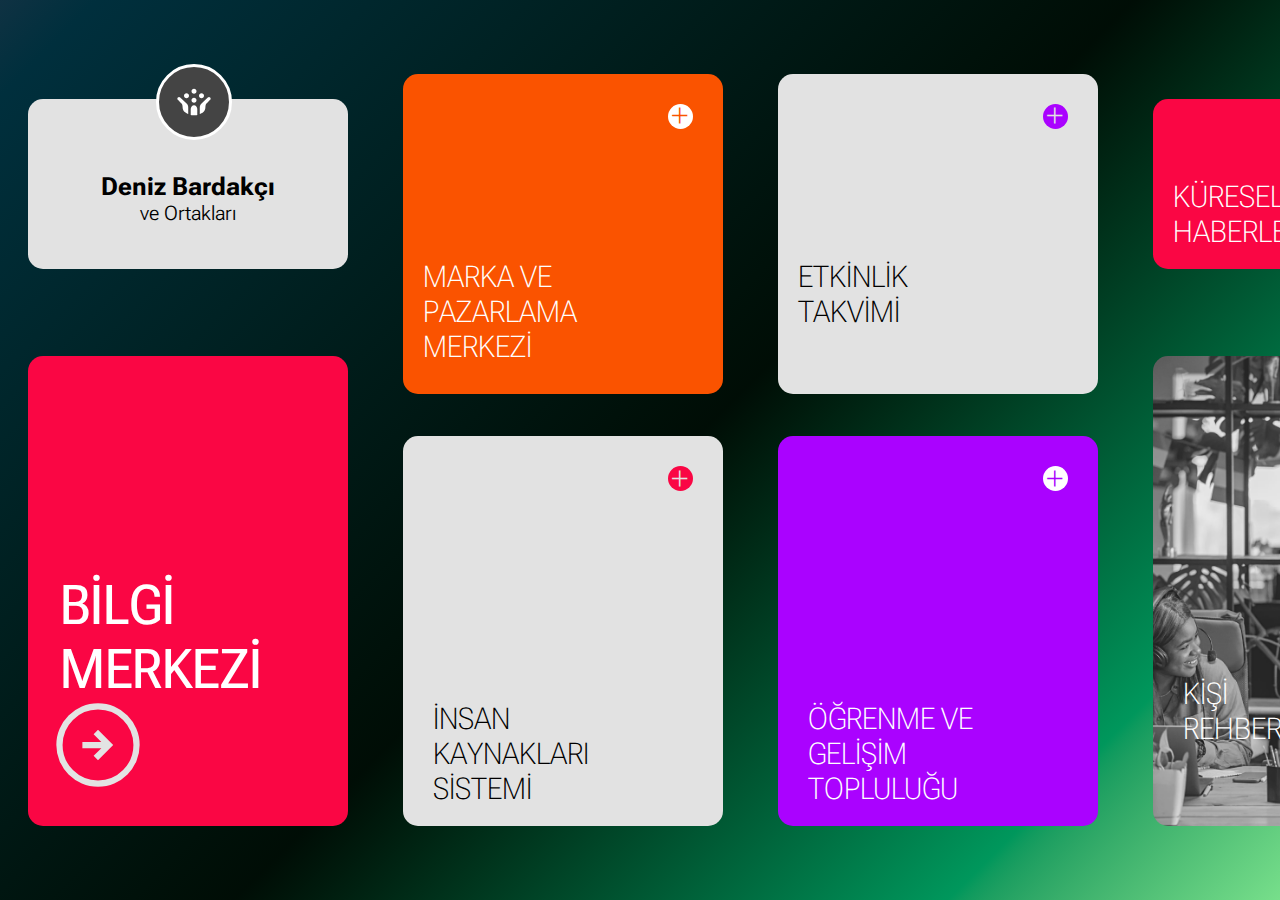
<file: learn-html-css/index.html>
<!DOCTYPE html>
<html lang="en">
  <head>
    <meta charset="UTF-8" />
    <meta name="viewport" content="width=device-width, initial-scale=1.0" />
    <title>User UI</title>
    <link rel="stylesheet" href="style/style.css" />
    <link
      rel="stylesheet"
      href="https://fonts.googleapis.com/css2?family=Material+Symbols+Outlined:opsz,wght,FILL,GRAD@20..48,100..700,0..1,-50..200&icon_names=arrow_circle_right"
    />
  </head>
  <body>
    <div class="container">
      <div class="box-style box1">
        <div class="ico">
          <div id="box-1-ico-bg">
            <svg
              xmlns="http://www.w3.org/2000/svg"
              height="40px"
              viewBox="0 -960 960 960"
              width="40px"
              fill="#fff"
            >
              <path
                d="M660-570q-25.67 0-42.83-17.17Q600-604.33 600-630q0-25.67 17.17-42.83Q634.33-690 660-690q25.67 0 42.83 17.17Q720-655.67 720-630q0 25.67-17.17 42.83Q685.67-570 660-570Zm-360 0q-25.67 0-42.83-17.17Q240-604.33 240-630q0-25.67 17.17-42.83Q274.33-690 300-690q25.67 0 42.83 17.17Q360-655.67 360-630q0 25.67-17.17 42.83Q325.67-570 300-570Zm180 110q-25.67 0-42.83-17.17Q420-494.33 420-520q0-25.67 17.17-42.83Q454.33-580 480-580q25.67 0 42.83 17.17Q540-545.67 540-520q0 25.67-17.17 42.83Q505.67-460 480-460Zm0-220q-25.67 0-42.83-17.17Q420-714.33 420-740q0-25.67 17.17-42.83Q454.33-800 480-800q25.67 0 42.83 17.17Q540-765.67 540-740q0 25.67-17.17 42.83Q505.67-680 480-680Zm0 520q-19.33 0-39.5-3t-39.17-8v-143.67q0-35 22.5-60.16Q446.33-400 480-400t56.17 25.17q22.5 25.16 22.5 60.16V-171q-19 5-39.17 8t-39.5 3Zm-138.67-31.33q-19.33-8-38.16-18-18.84-10-35.84-22-28-19.34-44.5-51.34t-16.5-68.66q0-26-5.16-49.17-5.17-23.17-19.84-43.17-10.66-12.33-38.16-38.5-27.5-26.16-50.5-49.16-12.34-13-12.34-29t12.34-28.34q13-13 28-13t28 13l153.66 145q19.34 18 29.17 42.84 9.83 24.83 9.83 50.83v158.67Zm277.34 0V-350q0-26 11.66-51Q642-426 661-443.67l150.33-145q12-11 28.5-11t27.5 11q12.34 12.34 12.34 28.34t-12.34 29q-23 23-50.5 48.33t-38.16 39.33q-14.67 20-19.84 43.17-5.16 23.17-5.16 49.17 0 36.66-16.5 68.83T692.33-231q-16.66 11-35.5 21.33-18.83 10.34-38.16 18.34Z"
              />
            </svg>
          </div>
        </div>
        <p><strong>Deniz Bardakçı</strong> <br /><i>ve Ortakları </i></p>
      </div>
      <div class="box-style box2">
        <p>MARKA VE PAZARLAMA MERKEZİ</p>
        <div id="box2-symbol-bg-color" class="symbol-circle">
          <span>+</span>
        </div>
      </div>
      <div class="box-style box3">
        <p>ETKİNLİK TAKVİMİ</p>
        <div id="box3-symbol-bg-color" class="symbol-circle">
          <span>+</span>
        </div>
      </div>
      <div class="box-style box4">
        <p>KÜRESEL HABERLER</p>
        <div id="box4-symbol-bg-color" class="symbol-circle">
          <span>+</span>
        </div>
      </div>
      <div class="box-style box5">
        <span>
          <svg
            xmlns="http://www.w3.org/2000/svg"
            height="100px"
            viewBox="0 -960 960 960"
            width="100px"
            fill="#e3e3e3"
          >
            <path
              d="m480-334 146-146-146-146-42 42 74 74H330v60h182l-74 74 42 42Zm0 254q-82 0-155-31.5t-127.5-86Q143-252 111.5-325T80-480q0-83 31.5-156t86-127Q252-817 325-848.5T480-880q83 0 156 31.5T763-763q54 54 85.5 127T880-480q0 82-31.5 155T763-197.5q-54 54.5-127 86T480-80Zm0-60q142 0 241-99.5T820-480q0-142-99-241t-241-99q-141 0-240.5 99T140-480q0 141 99.5 240.5T480-140Zm0-340Z"
            />
          </svg>
        </span>
        <p>BİLGİ MERKEZİ</p>
      </div>
      <div class="box-style box6">
        <p>İNSAN KAYNAKLARI SİSTEMİ</p>
        <div id="box6-symbol-bg-color" class="symbol-circle">
          <span>+</span>
        </div>
      </div>
      <div class="box-style box7">
        <p>ÖĞRENME VE GELİŞİM TOPLULUĞU</p>
        <div id="box7-symbol-bg-color" class="symbol-circle">
          <span>+</span>
        </div>
      </div>
      <div class="box-style box8">
        <p>KİŞİ REHBERİ</p>
        <div id="box8-symbol-bg-color" class="symbol-circle">
          <span>+</span>
        </div>
      </div>
    </div>
  </body>
</html>
</file>
<file: learn-html-css/style/style.css>
@import url("https://fonts.googleapis.com/css2?family=Roboto+Flex:opsz,wght@8..144,100..1000&display=swap");

* {
  margin: 0;
  padding: 0;
  font-family: "Roboto Flex", sans-serif;
  font-optical-sizing: auto;
  font-weight: 200;
  font-style: normal;
}

body {
  width: 100%;
  height: 100vh;
  background: linear-gradient(
    -45deg,
    oklab(0.3 -0.03 -0.04) 0%,
    oklab(0.54 -0.08 0) 13%,
    oklab(0.82 -0.13 0.08) 25%,
    oklab(0.11 -0.13 0) 38%,
    oklab(0.3 -0.03 -0.04) 50%,
    oklab(0.54 -0.08 0) 62%,
    oklab(0.82 -0.13 0.08) 75%,
    oklab(0.11 -0.13 0) 87%,
    oklab(0.3 -0.03 -0.04) 100%
  );
  background-size: 400% 400%;
  position: relative;
  animation: arkaPlanaHareketKat 17.5s ease-in-out infinite;
  display: flex;
  justify-content: center;
  align-items: center;
  flex-direction: column;
  gap: 20px;
}

@keyframes arkaPlanaHareketKat {
  0% {
    background-position: 0 50%;
  }
  50% {
    background-position: 100% 50%;
  }
  100% {
    background-position: 0 50%;
  }
}

.container {
  width: 1500px;
  height: 95vh;
  margin: auto;
  display: flex;
  justify-content: space-around;
  align-items: center;
  flex-direction: row;
  flex-wrap: wrap;
  align-content: stretch;
}

.box-style {
  background-color: #444;
  color: #fff;
  border-radius: 15px;
  padding: 10px;
  width: 300px;
  height: 300px;
  cursor: pointer;

  transition: transform 0.6s cubic-bezier(0.215, 0.61, 0.355, 1),
    background 0.3s cubic-bezier(0.215, 0.61, 0.355, 1),
    box-shadow 0.4s cubic-bezier(0.215, 0.61, 0.355, 1),
    border-radius 0.5s ease-in-out;
}

.box-style:hover {
  transform: scale3d(1.06, 1.06, 1);
  z-index: 1;
  border-width: 1px !important;
  box-shadow: 0 40px 120px -20px rgba(0, 0, 0, 0.6);
  border-radius: 25px;

  /* Giriş için daha kısa süre */
  transition: transform 0.4s cubic-bezier(0.215, 0.61, 0.355, 1),
    background 0.15s cubic-bezier(0.215, 0.61, 0.355, 1),
    box-shadow 0.25s cubic-bezier(0.215, 0.61, 0.355, 1),
    border-radius 0.3s ease-in-out;
  transition-delay: 0.1s;
}

.symbol-circle {
  width: 25px;
  height: 25px;
  float: right;
  border-radius: 50%;
  display: flex;
  align-items: center;
  justify-content: center;
  position: relative;
  margin: 20px 20px 0px 0px;
}

.box1 {
  height: 150px;
  margin-top: -100px;
  display: flex;
  justify-content: center;
  align-items: center;
  background-color: #e2e2e2;
  color: black;
  position: relative;
}
.box1 p {
  margin-top: 30px;
  font-size: 20px;
}
.box1 strong {
  font-size: 25px;
  font-weight: bold;
}
.box1 i {
  font-weight: 300;
  display: flex;
  justify-content: center;
  text-align: center;
}
#box-1-ico-bg {
  width: 70px;
  height: 70px;
  background-color: #444;
  border-radius: 50%;
  display: flex;
  justify-content: center;
  align-items: center;
  position: absolute;
  top: -35px;
  left: 40%;
  border: 3px solid #fff;
}
.box2 {
  background-color: #fa5300;
  position: relative;
  font-size: 30px;
}
.box2 p {
  position: absolute;
  bottom: 20px;
  padding: 10px;
  width: 200px;
}
#box2-symbol-bg-color {
  background-color: #fff;
}
.box2 span {
  color: #fa5300;
  font-size: 35px;
  position: absolute;
  top: -35%;
}

.box3 {
  background-color: #e2e2e2;
  position: relative;
}
.box3 p {
  position: absolute;
  bottom: 55px;
  padding: 10px;
  color: black;
  font-size: 30px;
  width: 200px;
}
#box3-symbol-bg-color {
  background-color: #aa02ff;
}
.box3 span {
  color: #e2e2e2;
  font-size: 35px;
  position: absolute;
  top: -35%;
}

.box4 {
  height: 150px;
  margin-top: -100px;
  background-color: #fa0644;
  position: relative;
}
.box4 p {
  position: absolute;
  bottom: 10px;
  padding: 10px;
  color: #fff;
  font-size: 30px;
  width: 200px;
}
#box4-symbol-bg-color {
  background-color: #fff;
}
.box4 span {
  color: #fa0644;
  font-size: 35px;
  position: absolute;
  top: -35%;
}

.box5 {
  height: 450px;
  margin-top: -140px;
  background-color: #fa0644;
  display: flex;
  justify-content: space-evenly;
  font-size: 44px;
  position: relative;
}

.box5 p {
  position: absolute;
  bottom: 125px;
  margin-left: -155px;
  width: 100px;
  font-family: "Roboto Flex", sans-serif;
  font-optical-sizing: auto;
  font-weight: 500;
  font-style: normal;
  font-size: 55px;
}
.box5 span {
  position: absolute;
  bottom: 0px;
  left: 0px;
  padding: 20px;
}

.box6 {
  background-color: #e2e2e2;
  height: 370px;
  margin-top: -60px;
  position: relative;
}

.box6 p {
  position: absolute;
  bottom: 20px;
  margin-left: 20px;
  font-size: 30px;
  color: black;
  width: 200px;
}
#box6-symbol-bg-color {
  background-color: #fa0644;
}
.box6 span {
  color: #e2e2e2;
  font-size: 35px;
  position: absolute;
  top: -35%;
}
.box7 {
  background-color: #aa02ff;
  height: 370px;
  margin-top: -60px;
  position: relative;
}
.box7 p {
  position: absolute;
  bottom: 20px;
  margin-left: 20px;
  font-size: 30px;
  color: #fff;
  width: 200px;
}
#box7-symbol-bg-color {
  background-color: #fff;
}
.box7 span {
  color: #aa02ff;
  font-size: 35px;
  position: absolute;
  top: -35%;
}
.box8 {
  height: 450px;
  margin-top: -140px;
  background: url(bg-image-8-box.png);
  background-size: cover;
  background-position: -100px;
  background-attachment: local;
  background-repeat: no-repeat;
  position: relative;
}

.box8 p {
  position: absolute;
  bottom: 80px;
  margin-left: 20px;
  font-size: 30px;
  color: #fff;
  width: 100px;
}
#box8-symbol-bg-color {
  background-color: #fa5300;
}
.box8 span {
  color: white;
  font-size: 35px;
  position: absolute;
  top: -35%;
}
</file>
